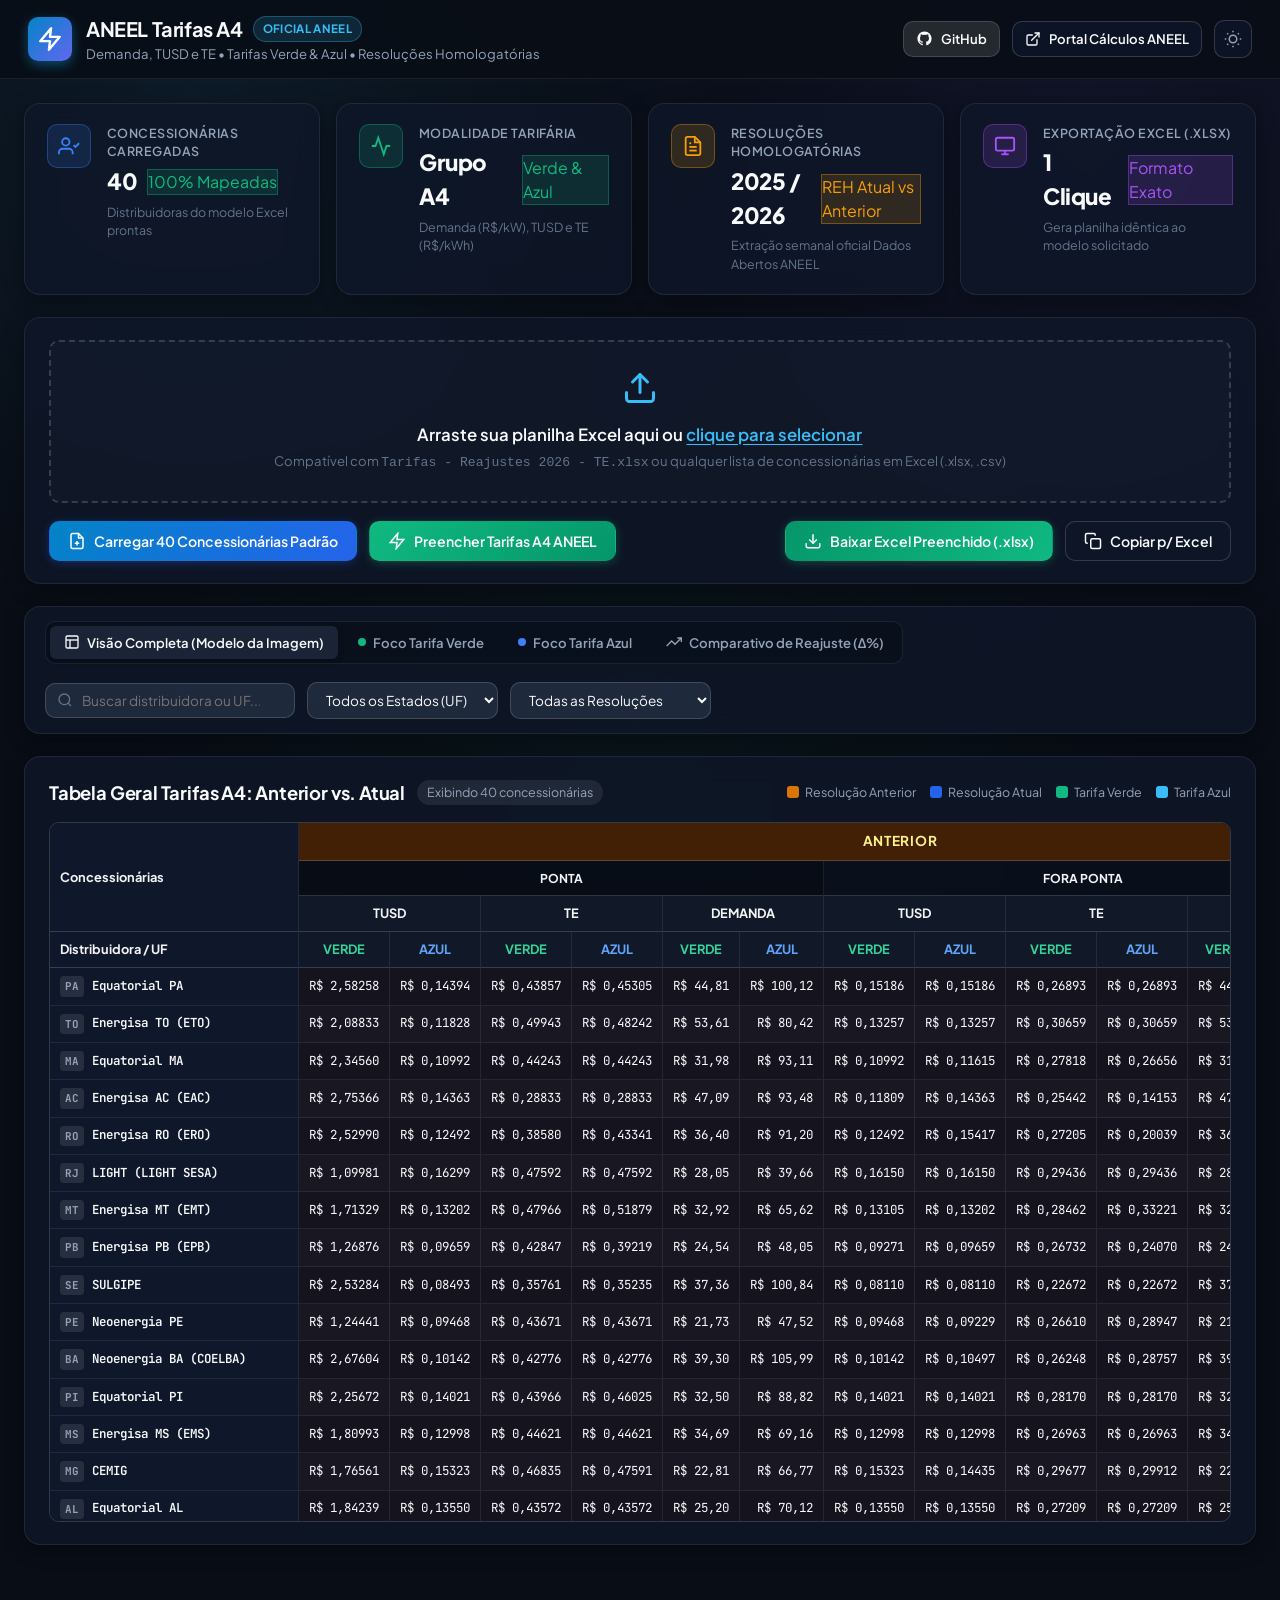
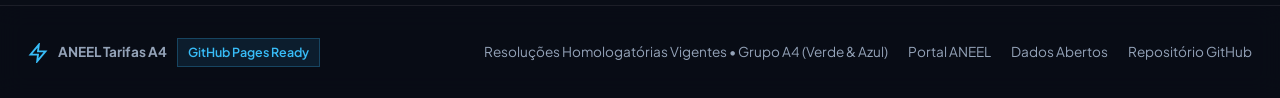
<file: index.html>
<!DOCTYPE html>
<html lang="pt-BR">

<head>
  <meta charset="UTF-8">
  <meta name="viewport" content="width=device-width, initial-scale=1.0">
  <title>ANEEL Tarifas A4 | Gestor de Demanda, TUSD e TE (Verde e Azul)</title>
  <meta name="description"
    content="Aplicação web estática para consulta, registro e preenchimento automatizado de Demanda (R$/kW), TUSD P/FP e TE P/FP para tarifas Grupo A4 Verde e Azul da ANEEL com exportação Excel.">
  <meta name="keywords" content="ANEEL, tarifas, grupo A4, TUSD, TE, demanda, resolucao homologatoria, reajuste tarifario, setor eletrico">
  <meta name="author" content="ANEEL Tarifas App">
  <meta name="theme-color" content="#0b1120">

  <!-- Open Graph / Social Media -->
  <meta property="og:type" content="website">
  <meta property="og:title" content="ANEEL Tarifas A4 | Gestor e Consulta Tarifária">
  <meta property="og:description" content="Consulta rápida, comparativo de reajuste tarifário (Atual vs Anterior) e exportação para Excel (.xlsx) das tarifas A4 Verde e Azul.">
  <meta property="og:site_name" content="ANEEL Tarifas A4">

  <!-- Favicon SVG Data URI (Zero dependências externas) -->
  <link rel="icon" type="image/svg+xml"
    href="data:image/svg+xml,<svg xmlns='http://www.w3.org/2000/svg' viewBox='0 0 24 24' fill='%2338bdf8'><polygon points='13 2 3 14 12 14 11 22 21 10 12 10 13 2'/></svg>">

  <!-- Google Fonts -->
  <link rel="preconnect" href="https://fonts.googleapis.com">
  <link rel="preconnect" href="https://fonts.gstatic.com" crossorigin>
  <link
    href="https://fonts.googleapis.com/css2?family=Plus+Jakarta+Sans:wght@300;400;500;600;700;800&family=JetBrains+Mono:wght@400;500;600&display=swap"
    rel="stylesheet">
  <link rel="stylesheet" href="styles.css">

  <!-- Scripts Estáticos Locais -->
  <script src="js/xlsx.full.min.js"></script>
  <script src="data/tarifas_database.js"></script>
</head>

<body class="dark-theme">
  <!-- Header / Navigation Bar -->
  <header class="app-header">
    <div class="header-container">
      <div class="brand">
        <div class="brand-logo">
          <svg width="26" height="26" viewBox="0 0 24 24" fill="none" stroke="currentColor" stroke-width="2.2"
            stroke-linecap="round" stroke-linejoin="round">
            <polygon points="13 2 3 14 12 14 11 22 21 10 12 10 13 2"></polygon>
          </svg>
        </div>
        <div class="brand-info">
          <h1>ANEEL Tarifas A4 <span class="badge badge-accent">Oficial ANEEL</span></h1>
          <p class="brand-subtitle">Demanda, TUSD e TE &bull; Tarifas Verde &amp; Azul &bull; Resoluções Homologatórias
          </p>
        </div>
      </div>
      <div class="header-actions">
        <a href="https://github.com" target="_blank" rel="noopener noreferrer"
          class="btn btn-github btn-sm" id="btn-github-repo"
          title="Ver repositório no GitHub">
          <svg width="17" height="17" viewBox="0 0 24 24" fill="currentColor">
            <path fill-rule="evenodd" clip-rule="evenodd" d="M12 2C6.477 2 2 6.484 2 12.017c0 4.425 2.865 8.18 6.839 9.504.5.092.682-.217.682-.483 0-.237-.008-.868-.013-1.703-2.782.605-3.369-1.343-3.369-1.343-.454-1.158-1.11-1.466-1.11-1.466-.908-.62.069-.608.069-.608 1.003.07 1.53 1.032 1.53 1.032.892 1.53 2.341 1.088 2.91.832.092-.647.35-1.088.636-1.338-2.22-.253-4.555-1.113-4.555-4.951 0-1.093.39-1.988 1.029-2.688-.103-.253-.446-1.272.098-2.65 0 0 .84-.27 2.75 1.026A9.564 9.564 0 0112 6.844c.85.004 1.705.115 2.504.337 1.909-1.296 2.747-1.027 2.747-1.027.546 1.379.202 2.398.1 2.651.64.7 1.028 1.595 1.028 2.688 0 3.848-2.339 4.695-4.566 4.943.359.309.678.92.678 1.855 0 1.338-.012 2.419-.012 2.747 0 .268.18.58.688.482A10.019 10.019 0 0022 12.017C22 6.484 17.522 2 12 2z"/>
          </svg>
          GitHub
        </a>
        <a href="https://calculostarifarios.aneel.gov.br/lista-publica" target="_blank" rel="noopener noreferrer"
          class="btn btn-secondary btn-sm" id="btn-portal-aneel"
          title="Abrir portal de cálculos tarifários em nova aba">
          <svg width="16" height="16" viewBox="0 0 24 24" fill="none" stroke="currentColor" stroke-width="2"
            stroke-linecap="round" stroke-linejoin="round">
            <path d="M18 13v6a2 2 0 0 1-2 2H5a2 2 0 0 1-2-2V8a2 2 0 0 1 2-2h6"></path>
            <polyline points="15 3 21 3 21 9"></polyline>
            <line x1="10" y1="14" x2="21" y2="3"></line>
          </svg>
          Portal Cálculos ANEEL
        </a>
        <button id="btn-theme-toggle" class="btn btn-icon" title="Alternar tema claro/escuro"
          aria-label="Alternar tema">
          <svg class="sun-icon" width="18" height="18" viewBox="0 0 24 24" fill="none" stroke="currentColor"
            stroke-width="2">
            <circle cx="12" cy="12" r="5"></circle>
            <line x1="12" y1="1" x2="12" y2="3"></line>
            <line x1="12" y1="21" x2="12" y2="23"></line>
            <line x1="4.22" y1="4.22" x2="5.64" y2="5.64"></line>
            <line x1="18.36" y1="18.36" x2="19.78" y2="19.78"></line>
            <line x1="1" y1="12" x2="3" y2="12"></line>
            <line x1="21" y1="12" x2="23" y2="12"></line>
            <line x1="4.22" y1="19.78" x2="5.64" y2="18.36"></line>
            <line x1="18.36" y1="5.64" x2="19.78" y2="4.22"></line>
          </svg>
          <svg class="moon-icon" width="18" height="18" viewBox="0 0 24 24" fill="none" stroke="currentColor"
            stroke-width="2">
            <path d="M21 12.79A9 9 0 1 1 11.21 3 7 7 0 0 0 21 12.79z"></path>
          </svg>
        </button>
      </div>
    </div>
  </header>

  <!-- Main Container -->
  <main class="main-content">

    <!-- Top Stats Row -->
    <section class="stats-grid">
      <div class="stat-card glass-card">
        <div class="stat-icon stat-icon-blue">
          <svg width="22" height="22" viewBox="0 0 24 24" fill="none" stroke="currentColor" stroke-width="2">
            <path d="M16 21v-2a4 4 0 0 0-4-4H5a4 4 0 0 0-4 4v2"></path>
            <circle cx="8.5" cy="7.5" r="4"></circle>
            <polyline points="17 11 19 13 23 9"></polyline>
          </svg>
        </div>
        <div class="stat-content">
          <span class="stat-label">Concessionárias Carregadas</span>
          <div class="stat-val-row">
            <span class="stat-value" id="stat-distributors-count">40</span>
            <span class="stat-badge badge-success">100% Mapeadas</span>
          </div>
          <span class="stat-sub">Distribuidoras do modelo Excel prontas</span>
        </div>
      </div>

      <div class="stat-card glass-card">
        <div class="stat-icon stat-icon-green">
          <svg width="22" height="22" viewBox="0 0 24 24" fill="none" stroke="currentColor" stroke-width="2">
            <polyline points="22 12 18 12 15 21 9 3 6 12 2 12"></polyline>
          </svg>
        </div>
        <div class="stat-content">
          <span class="stat-label">Modalidade Tarifária</span>
          <div class="stat-val-row">
            <span class="stat-value">Grupo A4</span>
            <span class="stat-badge badge-green">Verde &amp; Azul</span>
          </div>
          <span class="stat-sub">Demanda (R$/kW), TUSD e TE (R$/kWh)</span>
        </div>
      </div>

      <div class="stat-card glass-card">
        <div class="stat-icon stat-icon-amber">
          <svg width="22" height="22" viewBox="0 0 24 24" fill="none" stroke="currentColor" stroke-width="2">
            <path d="M14 2H6a2 2 0 0 0-2 2v16a2 2 0 0 0 2 2h12a2 2 0 0 0 2-2V8z"></path>
            <polyline points="14 2 14 8 20 8"></polyline>
            <line x1="16" y1="13" x2="8" y2="13"></line>
            <line x1="16" y1="17" x2="8" y2="17"></line>
            <polyline points="10 9 9 9 8 9"></polyline>
          </svg>
        </div>
        <div class="stat-content">
          <span class="stat-label">Resoluções Homologatórias</span>
          <div class="stat-val-row">
            <span class="stat-value" id="stat-resolutions-latest">2025 / 2026</span>
            <span class="stat-badge badge-amber">REH Atual vs Anterior</span>
          </div>
          <span class="stat-sub">Extração semanal oficial Dados Abertos ANEEL</span>
        </div>
      </div>

      <div class="stat-card glass-card">
        <div class="stat-icon stat-icon-purple">
          <svg width="22" height="22" viewBox="0 0 24 24" fill="none" stroke="currentColor" stroke-width="2">
            <rect x="2" y="3" width="20" height="14" rx="2" ry="2"></rect>
            <line x1="8" y1="21" x2="16" y2="21"></line>
            <line x1="12" y1="17" x2="12" y2="21"></line>
          </svg>
        </div>
        <div class="stat-content">
          <span class="stat-label">Exportação Excel (.xlsx)</span>
          <div class="stat-val-row">
            <span class="stat-value">1 Clique</span>
            <span class="stat-badge badge-purple">Formato Exato</span>
          </div>
          <span class="stat-sub">Gera planilha idêntica ao modelo solicitado</span>
        </div>
      </div>
    </section>

    <!-- Upload & Quick Actions Section -->
    <section class="action-panel glass-card">
      <div class="upload-zone" id="drop-zone">
        <input type="file" id="file-input" accept=".xlsx, .xls, .csv" class="file-input-hidden">
        <div class="upload-zone-content">
          <div class="upload-icon-wrapper">
            <svg width="36" height="36" viewBox="0 0 24 24" fill="none" stroke="currentColor" stroke-width="2"
              stroke-linecap="round" stroke-linejoin="round">
              <path d="M21 15v4a2 2 0 0 1-2 2H5a2 2 0 0 1-2-2v-4"></path>
              <polyline points="17 8 12 3 7 8"></polyline>
              <line x1="12" y1="3" x2="12" y2="15"></line>
            </svg>
          </div>
          <div class="upload-text">
            <h3>Arraste sua planilha Excel aqui ou <span class="highlight-click">clique para selecionar</span></h3>
            <p>Compatível com <code>Tarifas - Reajustes 2026 - TE.xlsx</code> ou qualquer lista de concessionárias em
              Excel (.xlsx, .csv)</p>
          </div>
        </div>
      </div>

      <div class="quick-buttons-row">
        <div class="left-buttons">
          <button id="btn-load-template" class="btn btn-primary"
            title="Carregar as 40 distribuidoras do modelo da planilha">
            <svg width="18" height="18" viewBox="0 0 24 24" fill="none" stroke="currentColor" stroke-width="2">
              <path d="M14 2H6a2 2 0 0 0-2 2v16a2 2 0 0 0 2 2h12a2 2 0 0 0 2-2V8z"></path>
              <polyline points="14 2 14 8 20 8"></polyline>
              <line x1="12" y1="18" x2="12" y2="12"></line>
              <line x1="9" y1="15" x2="15" y2="15"></line>
            </svg>
            Carregar 40 Concessionárias Padrão
          </button>

          <button id="btn-fill-all" class="btn btn-accent"
            title="Preencher automaticamente todos os valores de A4 Verde e Azul da base oficial da ANEEL">
            <svg width="18" height="18" viewBox="0 0 24 24" fill="none" stroke="currentColor" stroke-width="2">
              <polygon points="13 2 3 14 12 14 11 22 21 10 12 10 13 2"></polygon>
            </svg>
            Preencher Tarifas A4 ANEEL
          </button>
        </div>

        <div class="right-buttons">
          <button id="btn-export-xlsx" class="btn btn-success"
            title="Baixar planilha preenchida no formato Excel .xlsx">
            <svg width="18" height="18" viewBox="0 0 24 24" fill="none" stroke="currentColor" stroke-width="2">
              <path d="M21 15v4a2 2 0 0 1-2 2H5a2 2 0 0 1-2-2v-4"></path>
              <polyline points="7 10 12 15 17 10"></polyline>
              <line x1="12" y1="15" x2="12" y2="3"></line>
            </svg>
            Baixar Excel Preenchido (.xlsx)
          </button>

          <button id="btn-copy-clipboard" class="btn btn-secondary"
            title="Copiar valores prontos para colar diretamente no Excel">
            <svg width="18" height="18" viewBox="0 0 24 24" fill="none" stroke="currentColor" stroke-width="2">
              <rect x="9" y="9" width="13" height="13" rx="2" ry="2"></rect>
              <path d="M5 15H4a2 2 0 0 1-2-2V4a2 2 0 0 1 2-2h9a2 2 0 0 1 2 2v1"></path>
            </svg>
            Copiar p/ Excel
          </button>
        </div>
      </div>
    </section>

    <!-- Toolbar: View Selection, Search, Filters -->
    <section class="controls-bar glass-card">
      <div class="view-tabs" role="tablist">
        <button class="tab-btn active" data-view="full" id="tab-full" role="tab" aria-selected="true">
          <svg width="16" height="16" viewBox="0 0 24 24" fill="none" stroke="currentColor" stroke-width="2">
            <rect x="3" y="3" width="18" height="18" rx="2" ry="2"></rect>
            <line x1="3" y1="9" x2="21" y2="9"></line>
            <line x1="9" y1="21" x2="9" y2="9"></line>
          </svg>
          Visão Completa (Modelo da Imagem)
        </button>
        <button class="tab-btn" data-view="verde" id="tab-verde" role="tab" aria-selected="false">
          <span class="dot-indicator dot-green"></span>
          Foco Tarifa Verde
        </button>
        <button class="tab-btn" data-view="azul" id="tab-azul" role="tab" aria-selected="false">
          <span class="dot-indicator dot-blue"></span>
          Foco Tarifa Azul
        </button>
        <button class="tab-btn" data-view="variacao" id="tab-variacao" role="tab" aria-selected="false">
          <svg width="16" height="16" viewBox="0 0 24 24" fill="none" stroke="currentColor" stroke-width="2">
            <polyline points="23 6 13.5 15.5 8.5 10.5 1 18"></polyline>
            <polyline points="17 6 23 6 23 12"></polyline>
          </svg>
          Comparativo de Reajuste (Δ%)
        </button>
      </div>

      <div class="filter-controls">
        <div class="search-box">
          <svg width="16" height="16" viewBox="0 0 24 24" fill="none" stroke="currentColor" stroke-width="2">
            <circle cx="11" cy="11" r="8"></circle>
            <line x1="21" y1="21" x2="16.65" y2="16.65"></line>
          </svg>
          <input type="text" id="search-input" placeholder="Buscar distribuidora ou UF..." autocomplete="off">
          <button id="btn-clear-search" class="btn-clear" title="Limpar busca" style="display: none;">&times;</button>
        </div>

        <div class="select-wrapper">
          <select id="filter-uf" aria-label="Filtrar por Estado">
            <option value="">Todos os Estados (UF)</option>
          </select>
        </div>

        <div class="select-wrapper">
          <select id="filter-ano" aria-label="Filtrar por Ano da Resolução">
            <option value="">Todas as Resoluções</option>
            <option value="2026">Homologadas em 2026</option>
            <option value="2025">Homologadas em 2025</option>
          </select>
        </div>
      </div>
    </section>

    <!-- Table Container -->
    <section class="table-section glass-card">
      <div class="table-header-info">
        <div class="table-title-group">
          <h2 id="table-title">Tabela Geral Tarifas A4: Anterior vs. Atual</h2>
          <span class="table-count-badge" id="table-row-count">Exibindo 40 concessionárias</span>
        </div>
        <div class="table-legend">
          <span class="legend-item"><span class="legend-chip chip-anterior"></span> Resolução Anterior</span>
          <span class="legend-item"><span class="legend-chip chip-atual"></span> Resolução Atual</span>
          <span class="legend-item"><span class="legend-chip chip-verde"></span> Tarifa Verde</span>
          <span class="legend-item"><span class="legend-chip chip-azul"></span> Tarifa Azul</span>
        </div>
      </div>

      <div class="table-responsive-wrapper" id="table-container">
        <!-- Rendered dynamically by app.js -->
        <table class="tarifa-table" id="tarifa-table">
          <thead>
            <!-- Generated dynamically -->
          </thead>
          <tbody id="tarifa-tbody">
            <!-- Rows rendered dynamically -->
          </tbody>
        </table>
      </div>
    </section>

  </main>

  <!-- Distributor Details Modal -->
  <div class="modal-overlay" id="modal-overlay" style="display: none;">
    <div class="modal-content glass-card" id="modal-container">
      <div class="modal-header">
        <div class="modal-title-box">
          <span class="modal-badge" id="modal-uf">UF</span>
          <h3 id="modal-distributor-name">Nome da Distribuidora</h3>
        </div>
        <button class="modal-close-btn" id="modal-close" aria-label="Fechar modal">&times;</button>
      </div>

      <div class="modal-body">
        <div class="modal-section-grid">
          <div class="modal-card">
            <h4>Resolução Homologatória Atual</h4>
            <div class="modal-field">
              <span class="field-label">Resolução:</span>
              <strong id="modal-atual-reh">-</strong>
            </div>
            <div class="modal-field">
              <span class="field-label">Início de Vigência:</span>
              <span id="modal-atual-vig">-</span>
            </div>
            <div class="modal-field">
              <span class="field-label">Demanda Verde:</span>
              <span id="modal-atual-dem-verde" class="val-highlight">-</span>
            </div>
            <div class="modal-field">
              <span class="field-label">Demanda Azul (P / FP):</span>
              <span id="modal-atual-dem-azul" class="val-highlight">-</span>
            </div>
            <div class="modal-field">
              <span class="field-label">TUSD Ponta (Verde / Azul):</span>
              <span id="modal-atual-tusd-p">-</span>
            </div>
            <div class="modal-field">
              <span class="field-label">TUSD Fora Ponta (Verde / Azul):</span>
              <span id="modal-atual-tusd-fp">-</span>
            </div>
            <div class="modal-field">
              <span class="field-label">TE Ponta / Fora Ponta:</span>
              <span id="modal-atual-te">-</span>
            </div>
          </div>

          <div class="modal-card">
            <h4>Resolução Homologatória Anterior</h4>
            <div class="modal-field">
              <span class="field-label">Resolução:</span>
              <strong id="modal-anterior-reh">-</strong>
            </div>
            <div class="modal-field">
              <span class="field-label">Início de Vigência:</span>
              <span id="modal-anterior-vig">-</span>
            </div>
            <div class="modal-field">
              <span class="field-label">Demanda Verde:</span>
              <span id="modal-anterior-dem-verde" class="val-highlight">-</span>
            </div>
            <div class="modal-field">
              <span class="field-label">Demanda Azul (P / FP):</span>
              <span id="modal-anterior-dem-azul" class="val-highlight">-</span>
            </div>
            <div class="modal-field">
              <span class="field-label">TUSD Ponta (Verde / Azul):</span>
              <span id="modal-anterior-tusd-p">-</span>
            </div>
            <div class="modal-field">
              <span class="field-label">TUSD Fora Ponta (Verde / Azul):</span>
              <span id="modal-anterior-tusd-fp">-</span>
            </div>
            <div class="modal-field">
              <span class="field-label">TE Ponta / Fora Ponta:</span>
              <span id="modal-anterior-te">-</span>
            </div>
          </div>
        </div>

        <div class="modal-actions-bar">
          <a id="modal-aneel-link" href="#" target="_blank" rel="noopener noreferrer" class="btn btn-primary btn-sm">
            <svg width="16" height="16" viewBox="0 0 24 24" fill="none" stroke="currentColor" stroke-width="2">
              <path d="M18 13v6a2 2 0 0 1-2 2H5a2 2 0 0 1-2-2V8a2 2 0 0 1 2-2h6"></path>
              <polyline points="15 3 21 3 21 9"></polyline>
              <line x1="10" y1="14" x2="21" y2="3"></line>
            </svg>
            Abrir Consulta ANEEL desta Distribuidora
          </a>
        </div>
      </div>
    </div>
  </div>

  <!-- Toast Notification -->
  <div id="toast" class="toast" style="display: none;">
    <span id="toast-message">Notificação</span>
  </div>

  <!-- App Footer (GitHub Pages Ready) -->
  <footer class="app-footer">
    <div class="footer-container">
      <div class="footer-brand">
        <svg width="20" height="20" viewBox="0 0 24 24" fill="none" stroke="#38bdf8" stroke-width="2.2">
          <polygon points="13 2 3 14 12 14 11 22 21 10 12 10 13 2"></polygon>
        </svg>
        <strong>ANEEL Tarifas A4</strong>
        <span class="footer-badge">GitHub Pages Ready</span>
      </div>
      <div class="footer-links">
        <span>Resoluções Homologatórias Vigentes &bull; Grupo A4 (Verde &amp; Azul)</span>
        <a href="https://calculostarifarios.aneel.gov.br/lista-publica" target="_blank" rel="noopener noreferrer">
          Portal ANEEL
        </a>
        <a href="https://dadosabertos.aneel.gov.br/" target="_blank" rel="noopener noreferrer">
          Dados Abertos
        </a>
        <a href="https://github.com" target="_blank" rel="noopener noreferrer">
          Repositório GitHub
        </a>
      </div>
    </div>
  </footer>

  <script src="app.js"></script>
</body>

</html>
</file>
<file: styles.css>
/* Design Tokens & Theme Variables */
:root {
  --font-sans: 'Plus Jakarta Sans', -apple-system, BlinkMacSystemFont, 'Segoe UI', Roboto, sans-serif;
  --font-mono: 'JetBrains Mono', monospace;

  /* Color Palette - Dark Theme (Default) */
  --bg-primary: #090d16;
  --bg-secondary: #0f172a;
  --bg-card: rgba(15, 23, 42, 0.75);
  --bg-card-hover: rgba(30, 41, 59, 0.85);
  --bg-input: #1e293b;
  --border-subtle: rgba(255, 255, 255, 0.08);
  --border-medium: rgba(255, 255, 255, 0.16);

  --text-primary: #f8fafc;
  --text-secondary: #94a3b8;
  --text-muted: #64748b;

  --accent-primary: #38bdf8;
  --accent-primary-hover: #0ea5e9;
  --accent-secondary: #6366f1;

  --green-primary: #10b981;
  --green-light: rgba(16, 185, 129, 0.15);
  --green-border: rgba(16, 185, 129, 0.35);

  --blue-primary: #3b82f6;
  --blue-light: rgba(59, 130, 246, 0.15);
  --blue-border: rgba(59, 130, 246, 0.35);

  --amber-primary: #f59e0b;
  --amber-light: rgba(245, 158, 11, 0.15);
  --amber-border: rgba(245, 158, 11, 0.35);

  --purple-primary: #a855f7;
  --purple-light: rgba(168, 85, 247, 0.15);

  --danger-primary: #ef4444;

  /* Block Theme Colors (Anterior vs Atual) */
  --header-anterior-bg: #422006;
  --header-anterior-text: #fef08a;
  --cell-anterior-bg: rgba(69, 26, 3, 0.15);

  --header-atual-bg: #1e3a8a;
  --header-atual-text: #bfdbfe;
  --cell-atual-bg: rgba(30, 58, 138, 0.18);

  --shadow-sm: 0 2px 8px rgba(0, 0, 0, 0.3);
  --shadow-md: 0 4px 20px rgba(0, 0, 0, 0.4);
  --shadow-lg: 0 10px 30px rgba(0, 0, 0, 0.5);

  --radius-sm: 6px;
  --radius-md: 10px;
  --radius-lg: 16px;
  --radius-xl: 20px;
}

/* Light Theme overrides */
body.light-theme {
  --bg-primary: #f8fafc;
  --bg-secondary: #f1f5f9;
  --bg-card: rgba(255, 255, 255, 0.9);
  --bg-card-hover: #ffffff;
  --bg-input: #ffffff;
  --border-subtle: rgba(0, 0, 0, 0.08);
  --border-medium: rgba(0, 0, 0, 0.16);

  --text-primary: #0f172a;
  --text-secondary: #475569;
  --text-muted: #94a3b8;

  --accent-primary: #0284c7;
  --accent-primary-hover: #0369a1;

  --header-anterior-bg: #fef3c7;
  --header-anterior-text: #92400e;
  --cell-anterior-bg: rgba(254, 243, 199, 0.4);

  --header-atual-bg: #dbeafe;
  --header-atual-text: #1e40af;
  --cell-atual-bg: rgba(219, 234, 254, 0.4);

  --shadow-sm: 0 2px 8px rgba(0, 0, 0, 0.06);
  --shadow-md: 0 4px 16px rgba(0, 0, 0, 0.08);
  --shadow-lg: 0 12px 32px rgba(0, 0, 0, 0.12);
}

/* Base Styles */
* {
  box-sizing: border-box;
  margin: 0;
  padding: 0;
}

body {
  font-family: var(--font-sans);
  background-color: var(--bg-primary);
  color: var(--text-primary);
  min-height: 100vh;
  line-height: 1.5;
  transition: background-color 0.3s ease, color 0.3s ease;
  overflow-x: hidden;
  background-image: 
    radial-gradient(circle at 15% 10%, rgba(56, 189, 248, 0.08) 0%, transparent 40%),
    radial-gradient(circle at 85% 15%, rgba(99, 102, 241, 0.08) 0%, transparent 40%),
    radial-gradient(circle at 50% 90%, rgba(16, 185, 129, 0.05) 0%, transparent 50%);
  background-attachment: fixed;
}

/* Glass Card */
.glass-card {
  background: var(--bg-card);
  backdrop-filter: blur(14px);
  -webkit-backdrop-filter: blur(14px);
  border: 1px solid var(--border-subtle);
  border-radius: var(--radius-lg);
  box-shadow: var(--shadow-md);
  transition: border-color 0.2s ease, box-shadow 0.2s ease;
}

.glass-card:hover {
  border-color: var(--border-medium);
}

/* App Header */
.app-header {
  position: sticky;
  top: 0;
  z-index: 100;
  background: rgba(9, 13, 22, 0.85);
  backdrop-filter: blur(16px);
  -webkit-backdrop-filter: blur(16px);
  border-bottom: 1px solid var(--border-subtle);
  padding: 14px 28px;
}

body.light-theme .app-header {
  background: rgba(248, 250, 252, 0.85);
}

.header-container {
  max-width: 1720px;
  margin: 0 auto;
  display: flex;
  align-items: center;
  justify-content: space-between;
  gap: 20px;
}

.brand {
  display: flex;
  align-items: center;
  gap: 14px;
}

.brand-logo {
  width: 44px;
  height: 44px;
  border-radius: var(--radius-md);
  background: linear-gradient(135deg, #0284c7, #6366f1);
  display: flex;
  align-items: center;
  justify-content: center;
  color: #ffffff;
  box-shadow: 0 4px 12px rgba(14, 165, 233, 0.4);
}

.brand-info h1 {
  font-size: 1.25rem;
  font-weight: 700;
  letter-spacing: -0.02em;
  display: flex;
  align-items: center;
  gap: 10px;
}

.brand-subtitle {
  font-size: 0.82rem;
  color: var(--text-secondary);
}

.header-actions {
  display: flex;
  align-items: center;
  gap: 12px;
}

/* Buttons */
.btn {
  display: inline-flex;
  align-items: center;
  justify-content: center;
  gap: 8px;
  font-family: var(--font-sans);
  font-size: 0.88rem;
  font-weight: 600;
  padding: 10px 18px;
  border-radius: var(--radius-md);
  border: 1px solid transparent;
  cursor: pointer;
  text-decoration: none;
  transition: all 0.2s cubic-bezier(0.16, 1, 0.3, 1);
  white-space: nowrap;
}

.btn-sm {
  padding: 7px 12px;
  font-size: 0.82rem;
}

.btn-primary {
  background: linear-gradient(135deg, #0284c7, #2563eb);
  color: #ffffff;
  box-shadow: 0 2px 10px rgba(37, 99, 235, 0.3);
}

.btn-primary:hover {
  background: linear-gradient(135deg, #0369a1, #1d4ed8);
  box-shadow: 0 4px 14px rgba(37, 99, 235, 0.45);
  transform: translateY(-1px);
}

.btn-accent {
  background: linear-gradient(135deg, #10b981, #059669);
  color: #ffffff;
  box-shadow: 0 2px 10px rgba(16, 185, 129, 0.3);
}

.btn-accent:hover {
  background: linear-gradient(135deg, #059669, #047857);
  box-shadow: 0 4px 14px rgba(16, 185, 129, 0.45);
  transform: translateY(-1px);
}

.btn-success {
  background: linear-gradient(135deg, #059669, #10b981);
  color: #ffffff;
  box-shadow: 0 2px 10px rgba(16, 185, 129, 0.3);
}

.btn-success:hover {
  transform: translateY(-1px);
  box-shadow: 0 4px 16px rgba(16, 185, 129, 0.45);
}

.btn-secondary {
  background: var(--bg-card);
  color: var(--text-primary);
  border-color: var(--border-medium);
}

.btn-secondary:hover {
  background: var(--bg-card-hover);
  border-color: var(--accent-primary);
}

.btn-icon {
  width: 38px;
  height: 38px;
  padding: 0;
  border-radius: var(--radius-md);
  background: var(--bg-card);
  border: 1px solid var(--border-medium);
  color: var(--text-secondary);
  display: flex;
  align-items: center;
  justify-content: center;
  cursor: pointer;
  transition: all 0.2s ease;
}

.btn-icon:hover {
  color: var(--text-primary);
  border-color: var(--accent-primary);
}

/* Theme icon toggling */
body.dark-theme .sun-icon { display: block; }
body.dark-theme .moon-icon { display: none; }
body.light-theme .sun-icon { display: none; }
body.light-theme .moon-icon { display: block; }

/* Badges */
.badge {
  display: inline-flex;
  align-items: center;
  padding: 3px 9px;
  border-radius: 9999px;
  font-size: 0.72rem;
  font-weight: 700;
  letter-spacing: 0.03em;
  text-transform: uppercase;
}

.badge-accent {
  background: rgba(56, 189, 248, 0.15);
  color: var(--accent-primary);
  border: 1px solid rgba(56, 189, 248, 0.3);
}

.badge-success {
  background: var(--green-light);
  color: var(--green-primary);
  border: 1px solid var(--green-border);
}

.badge-green {
  background: var(--green-light);
  color: var(--green-primary);
  border: 1px solid var(--green-border);
}

.badge-blue {
  background: var(--blue-light);
  color: var(--blue-primary);
  border: 1px solid var(--blue-border);
}

.badge-amber {
  background: var(--amber-light);
  color: var(--amber-primary);
  border: 1px solid var(--amber-border);
}

.badge-purple {
  background: var(--purple-light);
  color: var(--purple-primary);
  border: 1px solid rgba(168, 85, 247, 0.35);
}

/* Main Content Layout */
.main-content {
  max-width: 1720px;
  margin: 24px auto 60px;
  padding: 0 24px;
  display: flex;
  flex-direction: column;
  gap: 22px;
}

/* Stats Row */
.stats-grid {
  display: grid;
  grid-template-columns: repeat(auto-fit, minmax(260px, 1fr));
  gap: 16px;
}

.stat-card {
  padding: 20px 22px;
  display: flex;
  align-items: flex-start;
  gap: 16px;
}

.stat-icon {
  width: 44px;
  height: 44px;
  border-radius: var(--radius-md);
  display: flex;
  align-items: center;
  justify-content: center;
  flex-shrink: 0;
}

.stat-icon-blue {
  background: var(--blue-light);
  color: var(--blue-primary);
  border: 1px solid var(--blue-border);
}

.stat-icon-green {
  background: var(--green-light);
  color: var(--green-primary);
  border: 1px solid var(--green-border);
}

.stat-icon-amber {
  background: var(--amber-light);
  color: var(--amber-primary);
  border: 1px solid var(--amber-border);
}

.stat-icon-purple {
  background: var(--purple-light);
  color: var(--purple-primary);
  border: 1px solid rgba(168, 85, 247, 0.35);
}

.stat-content {
  display: flex;
  flex-direction: column;
  gap: 4px;
}

.stat-label {
  font-size: 0.78rem;
  color: var(--text-secondary);
  font-weight: 600;
  text-transform: uppercase;
  letter-spacing: 0.04em;
}

.stat-val-row {
  display: flex;
  align-items: center;
  gap: 10px;
}

.stat-value {
  font-size: 1.4rem;
  font-weight: 800;
  letter-spacing: -0.02em;
}

.stat-sub {
  font-size: 0.78rem;
  color: var(--text-muted);
}

/* Upload & Action Panel */
.action-panel {
  padding: 22px 24px;
  display: flex;
  flex-direction: column;
  gap: 18px;
}

.upload-zone {
  border: 2px dashed var(--border-medium);
  border-radius: var(--radius-md);
  padding: 28px 20px;
  text-align: center;
  cursor: pointer;
  background: rgba(255, 255, 255, 0.015);
  transition: all 0.25s ease;
}

.upload-zone:hover, .upload-zone.dragover {
  border-color: var(--accent-primary);
  background: rgba(56, 189, 248, 0.05);
  transform: translateY(-1px);
}

.file-input-hidden {
  display: none;
}

.upload-zone-content {
  display: flex;
  flex-direction: column;
  align-items: center;
  gap: 10px;
}

.upload-icon-wrapper {
  color: var(--accent-primary);
}

.upload-text h3 {
  font-size: 1.05rem;
  font-weight: 600;
  color: var(--text-primary);
}

.upload-text .highlight-click {
  color: var(--accent-primary);
  text-decoration: underline;
  text-underline-offset: 3px;
}

.upload-text p {
  font-size: 0.82rem;
  color: var(--text-muted);
  margin-top: 4px;
}

.quick-buttons-row {
  display: flex;
  align-items: center;
  justify-content: space-between;
  gap: 14px;
  flex-wrap: wrap;
}

.left-buttons, .right-buttons {
  display: flex;
  align-items: center;
  gap: 12px;
  flex-wrap: wrap;
}

/* Controls Toolbar */
.controls-bar {
  padding: 14px 20px;
  display: flex;
  align-items: center;
  justify-content: space-between;
  gap: 18px;
  flex-wrap: wrap;
}

.view-tabs {
  display: flex;
  align-items: center;
  gap: 6px;
  background: rgba(0, 0, 0, 0.2);
  padding: 4px;
  border-radius: var(--radius-md);
  border: 1px solid var(--border-subtle);
}

body.light-theme .view-tabs {
  background: rgba(0, 0, 0, 0.04);
}

.tab-btn {
  background: transparent;
  border: none;
  color: var(--text-secondary);
  font-family: var(--font-sans);
  font-size: 0.82rem;
  font-weight: 600;
  padding: 8px 14px;
  border-radius: var(--radius-sm);
  cursor: pointer;
  display: inline-flex;
  align-items: center;
  gap: 7px;
  transition: all 0.2s ease;
}

.tab-btn:hover {
  color: var(--text-primary);
}

.tab-btn.active {
  background: var(--bg-card-hover);
  color: var(--text-primary);
  box-shadow: 0 2px 6px rgba(0, 0, 0, 0.2);
}

.dot-indicator {
  width: 8px;
  height: 8px;
  border-radius: 50%;
}

.dot-green { background-color: var(--green-primary); }
.dot-blue { background-color: var(--blue-primary); }

.filter-controls {
  display: flex;
  align-items: center;
  gap: 12px;
  flex-wrap: wrap;
}

.search-box {
  position: relative;
  display: flex;
  align-items: center;
}

.search-box svg {
  position: absolute;
  left: 12px;
  color: var(--text-muted);
  pointer-events: none;
}

.search-box input {
  font-family: var(--font-sans);
  font-size: 0.85rem;
  background: var(--bg-input);
  border: 1px solid var(--border-medium);
  border-radius: var(--radius-md);
  color: var(--text-primary);
  padding: 8px 34px 8px 36px;
  width: 250px;
  transition: all 0.2s ease;
}

.search-box input:focus {
  outline: none;
  border-color: var(--accent-primary);
  box-shadow: 0 0 0 3px rgba(56, 189, 248, 0.15);
  width: 280px;
}

.btn-clear {
  position: absolute;
  right: 10px;
  background: transparent;
  border: none;
  color: var(--text-muted);
  font-size: 1.1rem;
  cursor: pointer;
  line-height: 1;
}

.select-wrapper select {
  font-family: var(--font-sans);
  font-size: 0.85rem;
  background: var(--bg-input);
  border: 1px solid var(--border-medium);
  border-radius: var(--radius-md);
  color: var(--text-primary);
  padding: 8px 14px;
  cursor: pointer;
  transition: border-color 0.2s ease;
}

.select-wrapper select:focus {
  outline: none;
  border-color: var(--accent-primary);
}

/* Table Section */
.table-section {
  padding: 22px 24px;
  display: flex;
  flex-direction: column;
  gap: 16px;
  overflow: hidden;
}

.table-header-info {
  display: flex;
  align-items: center;
  justify-content: space-between;
  gap: 16px;
  flex-wrap: wrap;
}

.table-title-group {
  display: flex;
  align-items: center;
  gap: 12px;
}

.table-title-group h2 {
  font-size: 1.15rem;
  font-weight: 700;
  letter-spacing: -0.01em;
}

.table-count-badge {
  font-size: 0.78rem;
  background: rgba(255, 255, 255, 0.08);
  padding: 3px 10px;
  border-radius: 9999px;
  color: var(--text-secondary);
}

.table-legend {
  display: flex;
  align-items: center;
  gap: 14px;
  font-size: 0.78rem;
  color: var(--text-secondary);
}

.legend-item {
  display: flex;
  align-items: center;
  gap: 6px;
}

.legend-chip {
  width: 12px;
  height: 12px;
  border-radius: 3px;
}

.chip-anterior { background: #d97706; }
.chip-atual { background: #2563eb; }
.chip-verde { background: #10b981; }
.chip-azul { background: #38bdf8; }

/* Data Table Responsive */
.table-responsive-wrapper {
  overflow-x: auto;
  border-radius: var(--radius-md);
  border: 1px solid var(--border-medium);
  max-height: 700px;
  position: relative;
}

.tarifa-table {
  width: 100%;
  border-collapse: separate;
  border-spacing: 0;
  font-size: 0.8rem;
  text-align: right;
  white-space: nowrap;
}

.tarifa-table thead {
  position: sticky;
  top: 0;
  z-index: 10;
}

.tarifa-table th {
  padding: 8px 10px;
  font-weight: 700;
  border-bottom: 1px solid var(--border-medium);
  border-right: 1px solid var(--border-subtle);
  background: #111827;
  color: #f3f4f6;
  text-align: center;
}

body.light-theme .tarifa-table th {
  background: #f1f5f9;
  color: #1e293b;
}

/* Distinct Header Blocks */
.th-distributor {
  position: sticky;
  left: 0;
  z-index: 20;
  background: #0f172a !important;
  text-align: left !important;
  min-width: 190px;
}

body.light-theme .th-distributor {
  background: #e2e8f0 !important;
}

.th-block-anterior {
  background: var(--header-anterior-bg) !important;
  color: var(--header-anterior-text) !important;
  font-size: 0.85rem;
  letter-spacing: 0.05em;
  text-transform: uppercase;
}

.th-block-atual {
  background: var(--header-atual-bg) !important;
  color: var(--header-atual-text) !important;
  font-size: 0.85rem;
  letter-spacing: 0.05em;
  text-transform: uppercase;
}

.th-sub-ponta {
  background: rgba(0, 0, 0, 0.4) !important;
  font-size: 0.76rem;
}

.th-sub-fora {
  background: rgba(0, 0, 0, 0.25) !important;
  font-size: 0.76rem;
}

.th-col-verde {
  color: #34d399 !important;
}

.th-col-azul {
  color: #60a5fa !important;
}

/* Table Body */
.tarifa-table tbody tr {
  cursor: pointer;
  transition: background-color 0.15s ease;
}

.tarifa-table tbody tr:nth-child(even) {
  background: rgba(255, 255, 255, 0.015);
}

.tarifa-table tbody tr:hover {
  background: rgba(56, 189, 248, 0.1) !important;
}

.tarifa-table td {
  padding: 8px 10px;
  border-bottom: 1px solid var(--border-subtle);
  border-right: 1px solid var(--border-subtle);
  font-family: var(--font-mono);
  font-size: 0.78rem;
}

.td-distributor {
  position: sticky;
  left: 0;
  z-index: 5;
  background: #0f172a;
  text-align: left;
  font-family: var(--font-sans);
  font-weight: 600;
  font-size: 0.82rem;
  color: var(--text-primary);
  display: flex;
  align-items: center;
  gap: 8px;
  min-width: 190px;
}

body.light-theme .td-distributor {
  background: #f8fafc;
}

.tarifa-table tbody tr:hover .td-distributor {
  background: #1e293b !important;
}

body.light-theme .tarifa-table tbody tr:hover .td-distributor {
  background: #e2e8f0 !important;
}

.dist-uf-tag {
  font-size: 0.68rem;
  font-weight: 700;
  padding: 2px 5px;
  border-radius: 4px;
  background: rgba(255, 255, 255, 0.1);
  color: var(--text-secondary);
}

.cell-anterior {
  background: var(--cell-anterior-bg);
}

.cell-atual {
  background: var(--cell-atual-bg);
}

.cell-reh {
  font-family: var(--font-sans);
  font-size: 0.74rem;
  color: var(--text-secondary);
  text-align: center;
  max-width: 160px;
  overflow: hidden;
  text-overflow: ellipsis;
}

.cell-empty {
  color: var(--text-muted);
  text-align: center;
}

/* Percentage changes */
.val-up {
  color: #f87171;
}

.val-down {
  color: #4ade80;
}

.val-neutral {
  color: var(--text-muted);
}

/* Modal */
.modal-overlay {
  position: fixed;
  inset: 0;
  background: rgba(0, 0, 0, 0.75);
  backdrop-filter: blur(6px);
  z-index: 200;
  display: flex;
  align-items: center;
  justify-content: center;
  padding: 20px;
  animation: fadeIn 0.2s ease-out;
}

@keyframes fadeIn {
  from { opacity: 0; }
  to { opacity: 1; }
}

.modal-content {
  width: 100%;
  max-width: 760px;
  max-height: 90vh;
  overflow-y: auto;
  padding: 26px;
  display: flex;
  flex-direction: column;
  gap: 20px;
}

.modal-header {
  display: flex;
  align-items: center;
  justify-content: space-between;
  border-bottom: 1px solid var(--border-subtle);
  padding-bottom: 14px;
}

.modal-title-box {
  display: flex;
  align-items: center;
  gap: 10px;
}

.modal-badge {
  background: var(--accent-primary);
  color: #000000;
  font-weight: 800;
  font-size: 0.78rem;
  padding: 3px 8px;
  border-radius: var(--radius-sm);
}

.modal-title-box h3 {
  font-size: 1.2rem;
  font-weight: 700;
}

.modal-close-btn {
  background: transparent;
  border: none;
  font-size: 1.8rem;
  color: var(--text-muted);
  cursor: pointer;
  line-height: 1;
  transition: color 0.15s ease;
}

.modal-close-btn:hover {
  color: var(--text-primary);
}

.modal-section-grid {
  display: grid;
  grid-template-columns: 1fr 1fr;
  gap: 16px;
}

@media (max-width: 680px) {
  .modal-section-grid {
    grid-template-columns: 1fr;
  }
}

.modal-card {
  background: rgba(0, 0, 0, 0.25);
  border: 1px solid var(--border-subtle);
  border-radius: var(--radius-md);
  padding: 16px;
  display: flex;
  flex-direction: column;
  gap: 10px;
}

body.light-theme .modal-card {
  background: rgba(0, 0, 0, 0.03);
}

.modal-card h4 {
  font-size: 0.88rem;
  font-weight: 700;
  color: var(--accent-primary);
  border-bottom: 1px solid var(--border-subtle);
  padding-bottom: 8px;
}

.modal-field {
  display: flex;
  justify-content: space-between;
  font-size: 0.8rem;
  gap: 10px;
}

.modal-field .field-label {
  color: var(--text-secondary);
}

.val-highlight {
  font-family: var(--font-mono);
  font-weight: 600;
  color: var(--green-primary);
}

.modal-actions-bar {
  margin-top: 8px;
  display: flex;
  justify-content: flex-end;
}

/* Toast Notification */
.toast {
  position: fixed;
  bottom: 24px;
  right: 24px;
  background: #1e293b;
  color: #f8fafc;
  padding: 12px 20px;
  border-radius: var(--radius-md);
  box-shadow: var(--shadow-lg);
  border: 1px solid var(--border-medium);
  font-size: 0.88rem;
  font-weight: 600;
  z-index: 300;
  animation: slideUp 0.25s ease-out;
}

@keyframes slideUp {
  from {
    transform: translateY(20px);
    opacity: 0;
  }
  to {
    transform: translateY(0);
    opacity: 1;
  }
}

/* GitHub Button & Actions */
.btn-github {
  background: #24292f;
  color: #ffffff !important;
  border: 1px solid rgba(255, 255, 255, 0.15);
  font-weight: 600;
  display: inline-flex;
  align-items: center;
  gap: 8px;
  transition: all 0.2s ease;
}

body.light-theme .btn-github {
  background: #24292f;
  color: #ffffff !important;
  border: 1px solid #1b1f23;
}

.btn-github:hover {
  background: #0f1419;
  transform: translateY(-1px);
  box-shadow: 0 4px 12px rgba(0, 0, 0, 0.25);
}

/* App Footer */
.app-footer {
  margin-top: 48px;
  border-top: 1px solid var(--border-subtle);
  background: rgba(9, 13, 22, 0.6);
  backdrop-filter: blur(12px);
  -webkit-backdrop-filter: blur(12px);
  padding: 32px 28px;
  font-size: 0.85rem;
  color: var(--text-secondary);
}

body.light-theme .app-footer {
  background: rgba(248, 250, 252, 0.8);
}

.footer-container {
  max-width: 1720px;
  margin: 0 auto;
  display: flex;
  flex-wrap: wrap;
  align-items: center;
  justify-content: space-between;
  gap: 20px;
}

.footer-brand {
  display: flex;
  align-items: center;
  gap: 10px;
}

.footer-links {
  display: flex;
  align-items: center;
  gap: 20px;
  flex-wrap: wrap;
}

.footer-links a {
  color: var(--text-secondary);
  text-decoration: none;
  transition: color 0.2s ease;
  display: inline-flex;
  align-items: center;
  gap: 6px;
}

.footer-links a:hover {
  color: var(--accent-primary);
}

.footer-badge {
  display: inline-flex;
  align-items: center;
  gap: 6px;
  padding: 4px 10px;
  background: rgba(56, 189, 248, 0.1);
  border: 1px solid rgba(56, 189, 248, 0.25);
  border-radius: var(--radius-full);
  color: var(--accent-primary);
  font-size: 0.78rem;
  font-weight: 600;
}
</file>
